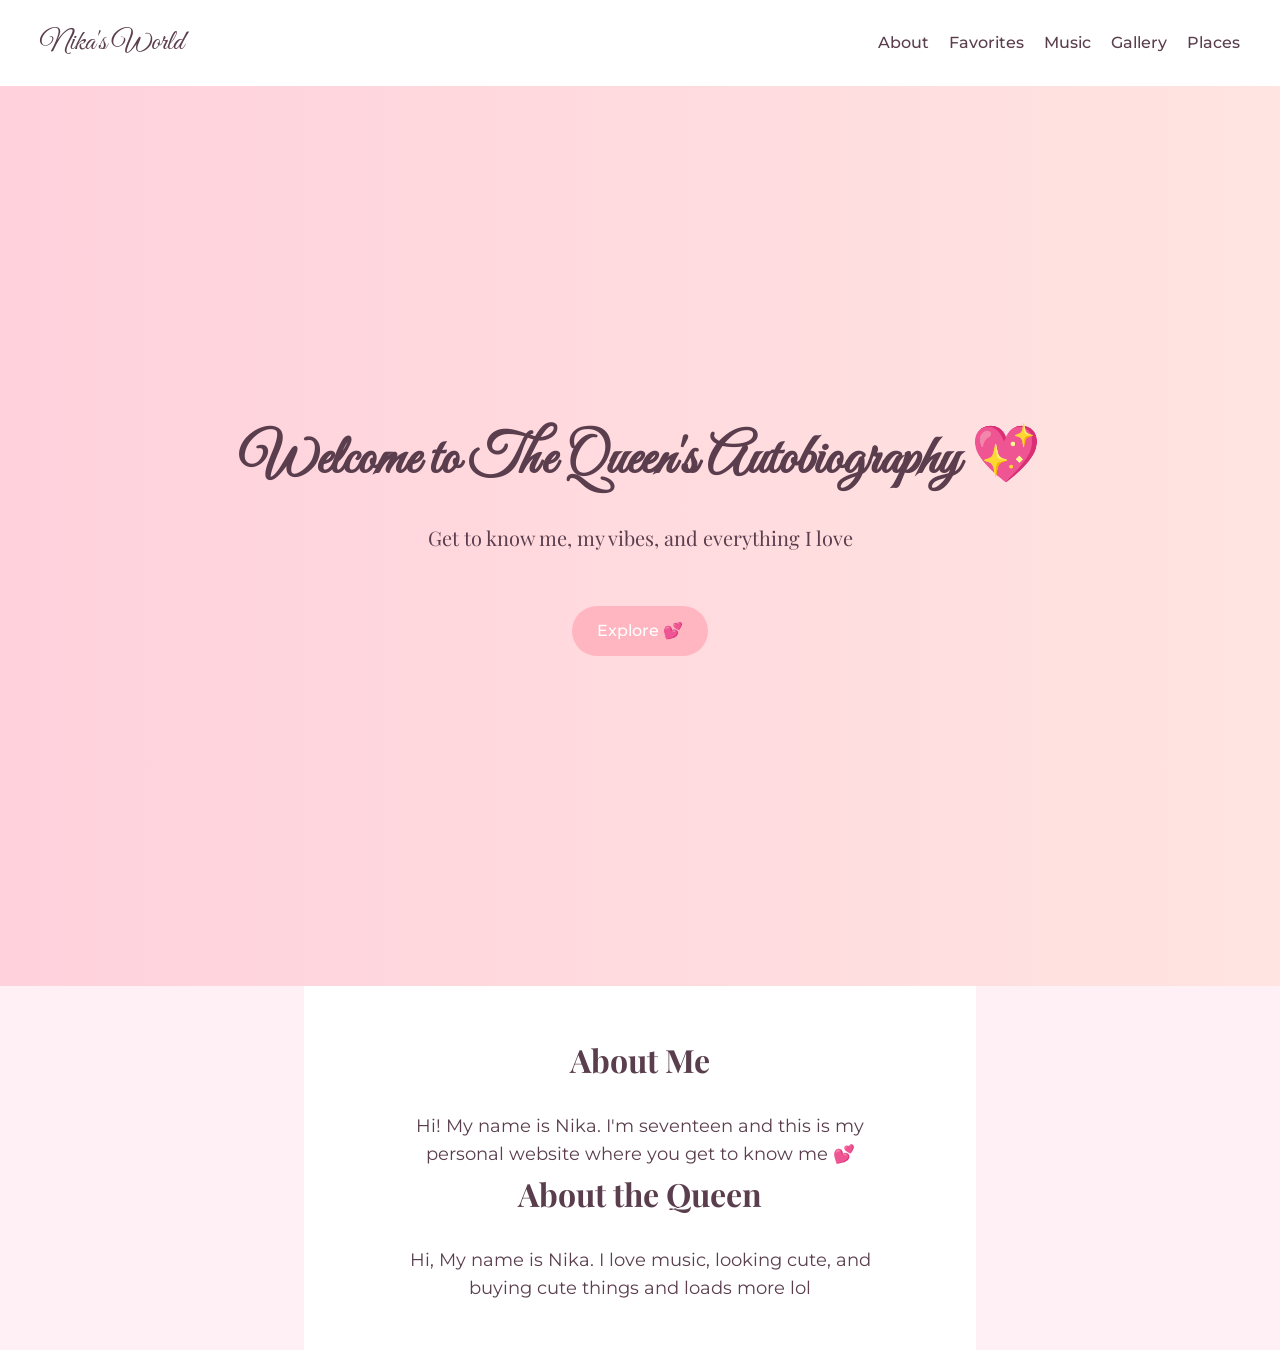
<file: index.html>
<!DOCTYPE html>
<html lang="en">
<head>
    <meta charset="UTF-8">
    <meta name="viewport" content="width=device-width, initial-scale=1.0">
    <title>Nika's World</title>
    <link rel="stylesheet" href="style.css">
    <link href="https://fonts.googleapis.com/css2?family=Great+Vibes&family=Playfair+Display&family=Montserrat&display=swap" rel="stylesheet">
</head>
<body>
    <nav class="navbar">
        <div class="logo">Nika's World</div>
        <ul>
            <li><a href="#about">About</a></li>
            <li><a href="favorites.html">Favorites</a></li>
            <li><a href="favorites.html#music">Music</a></li>
            <li><a href="favorites.html#gallery">Gallery</a></li>
            <li><a href="favorites.html#places">Places</a></li>
        </ul>
    </nav>
    <section class="hero">
        <h1>Welcome to The Queen's Autobiography 💖</h1>
        <p>Get to know me, my vibes, and everything I love</p>
        <a href="#about" class="btn">Explore 💕</a>
    </section>
    <section id="about" class="about">
        <h2>About Me</h2>
        <p>Hi! My name is Nika. I'm seventeen and this is my personal website where you get to know me 💕</p>
        <h2>About the Queen</h2>
        <p>Hi, My name is Nika. I love music, looking cute, and buying cute things and loads more lol</p>
    </section>
</body>
</html>
</file>
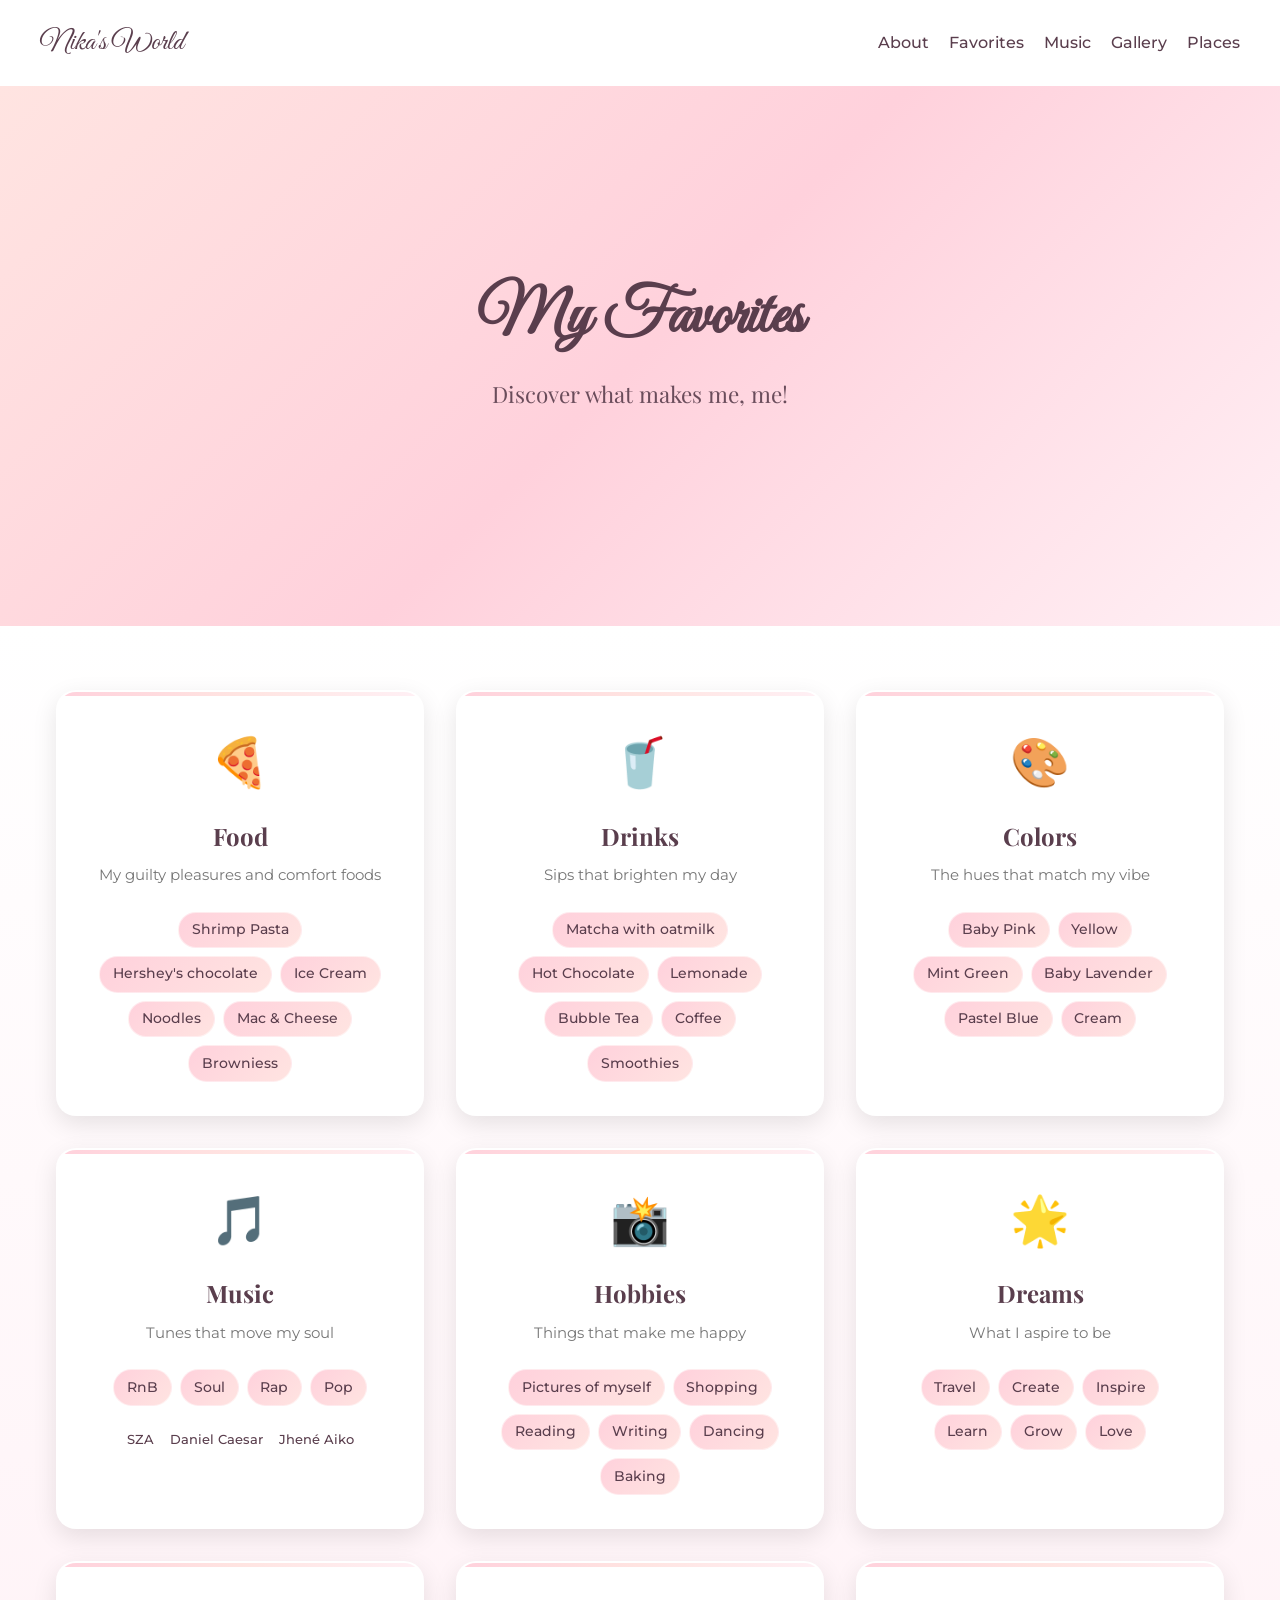
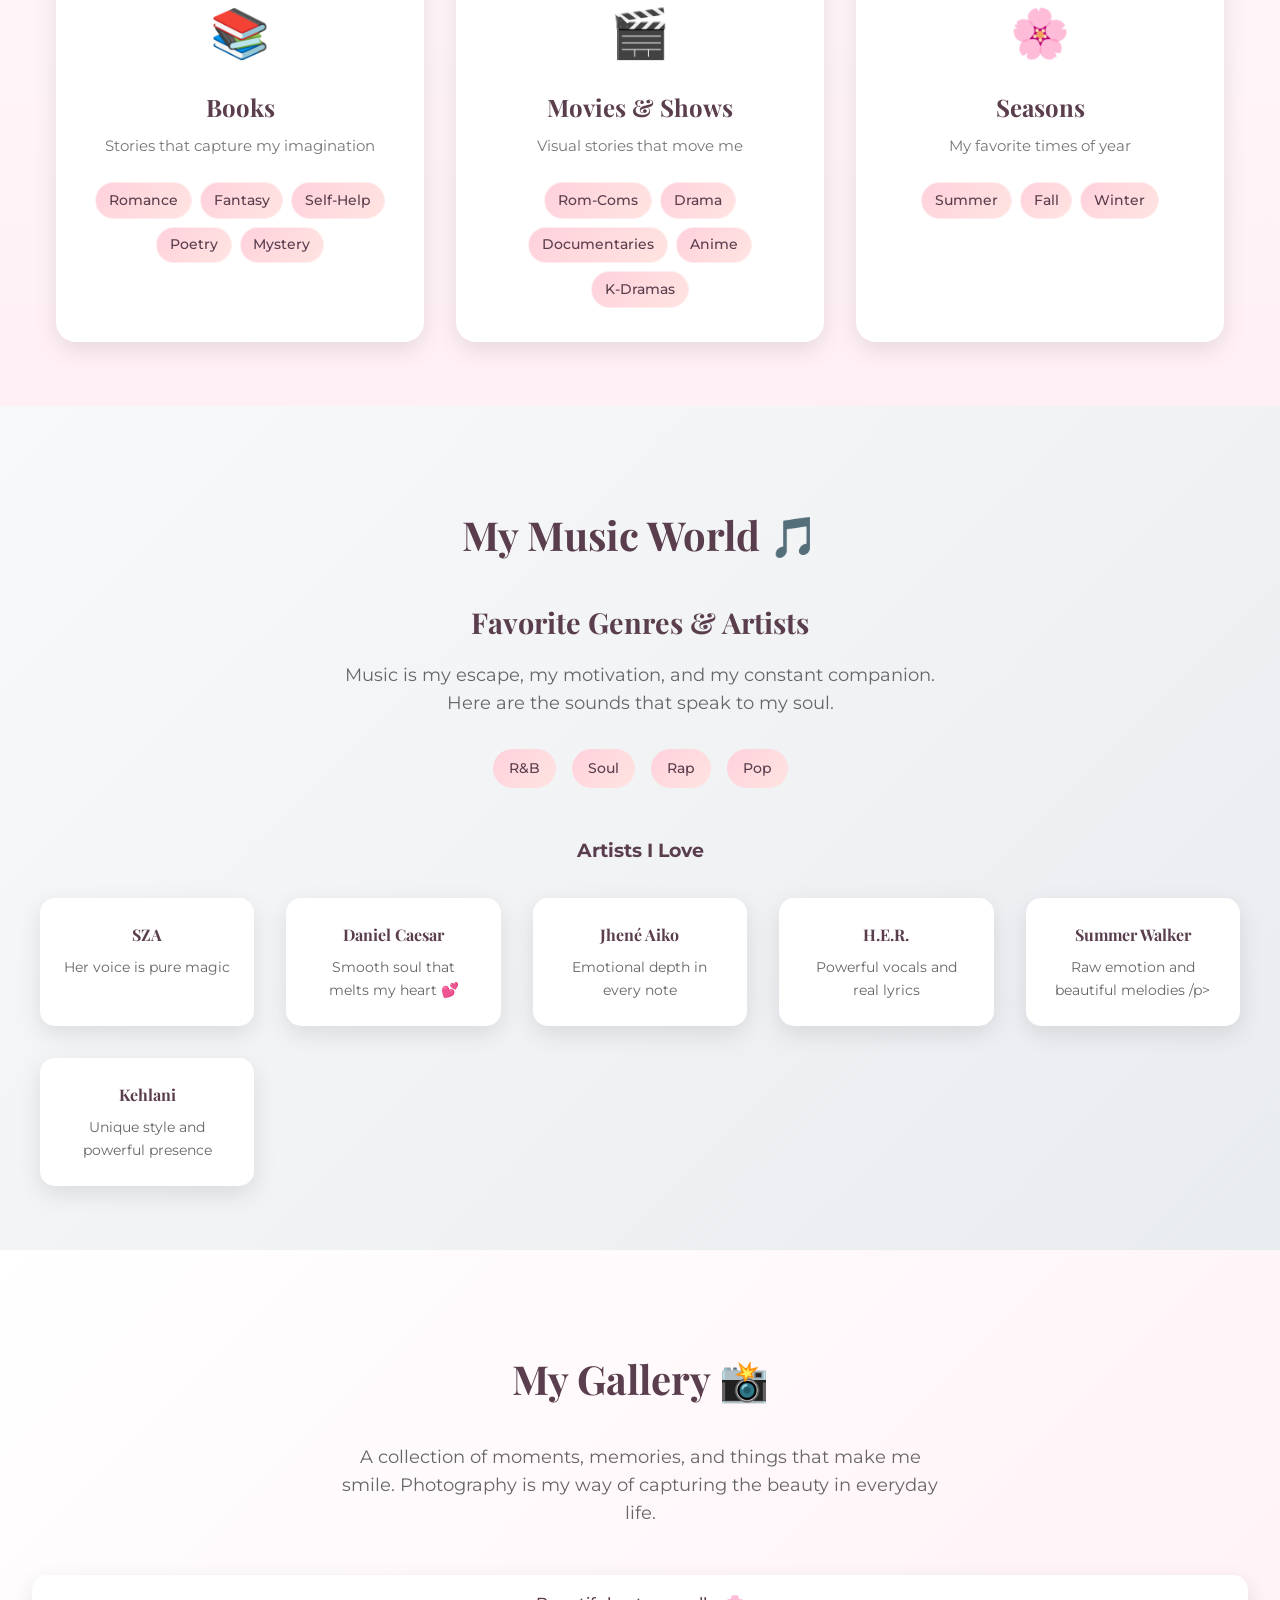
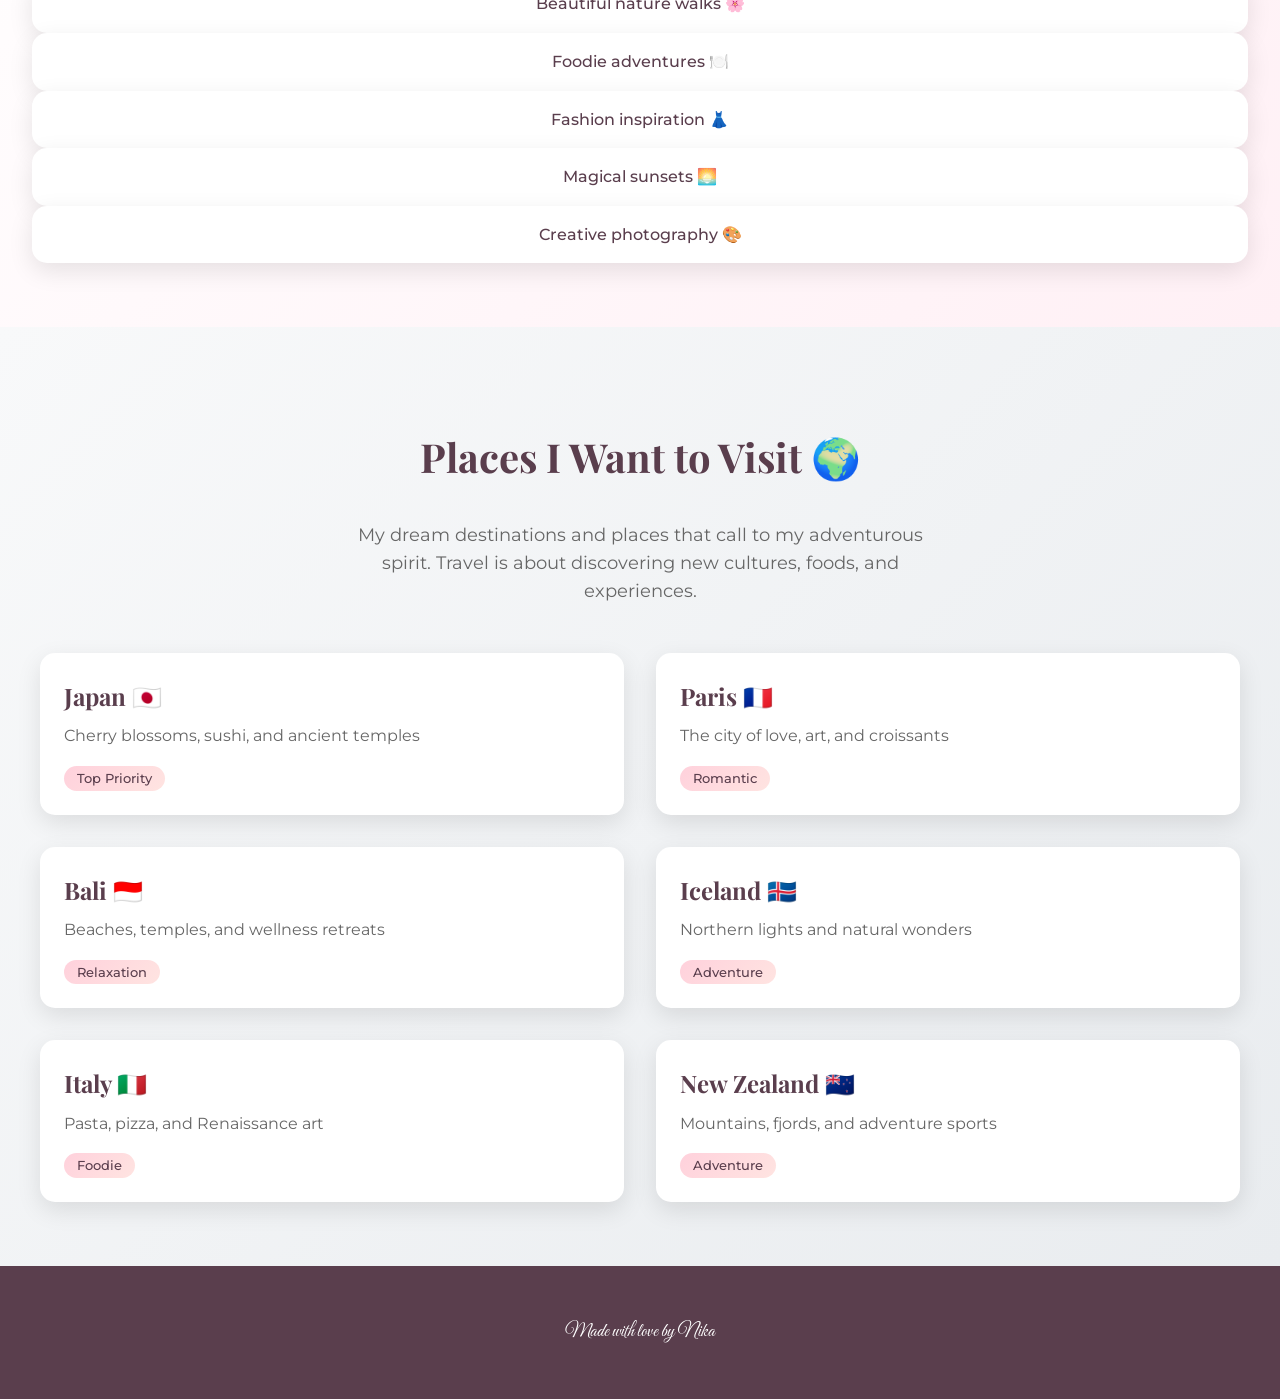
<file: favorites.html>
<!DOCTYPE html>
<html lang="en">
<head>
    <meta charset="UTF-8">
    <meta name="viewport" content="width=device-width, initial-scale=1.0">
    <title>My Favorites - Nika's World</title>
    <link rel="stylesheet" href="style.css">
    <link href="https://fonts.googleapis.com/css2?family=Great+Vibes&family=Playfair+Display&family=Montserrat&display=swap" rel="stylesheet">
</head>
<body>
    <nav class="navbar">
        <div class="logo"><a href="index.html" style="text-decoration: none; color: inherit;">Nika's World</a></div>
        <ul>
            <li><a href="index.html#about">About</a></li>
            <li><a href="favorites.html">Favorites</a></li>
            <li><a href="favorites.html#music">Music</a></li>
            <li><a href="favorites.html#gallery">Gallery</a></li>
            <li><a href="favorites.html#places">Places</a></li>
        </ul>
    </nav>

    <section class="hero favorites-hero">
        <h1>My Favorites </h1>
        <p>Discover what makes me, me!</p>
    </section>

    <section class="categories">
        <div class="category-grid">
            <div class="category-card">
                <div class="category-icon">🍕</div>
                <h3>Food</h3>
                <p>My guilty pleasures and comfort foods</p>
                <div class="favorites-list">
                    <span class="favorite-item">Shrimp Pasta</span>
                    <span class="favorite-item">Hershey's chocolate</span>
                    <span class="favorite-item">Ice Cream</span>
                    <span class="favorite-item">Noodles</span>
                    <span class="favorite-item">Mac & Cheese</span>
                    <span class="favorite-item">Browniess</span>
                </div>
            </div>

            <div class="category-card">
                <div class="category-icon">🥤</div>
                <h3>Drinks</h3>
                <p>Sips that brighten my day</p>
                <div class="favorites-list">
                    <span class="favorite-item">Matcha with oatmilk</span>
                    <span class="favorite-item">Hot Chocolate</span>
                    <span class="favorite-item">Lemonade</span>
                    <span class="favorite-item">Bubble Tea</span>
                    <span class="favorite-item">Coffee</span>
                    <span class="favorite-item">Smoothies</span>
                </div>
            </div>

            <div class="category-card">
                <div class="category-icon">🎨</div>
                <h3>Colors</h3>
                <p>The hues that match my vibe</p>
                <div class="favorites-list">
                    <span class="favorite-item">Baby Pink</span>
                    <span class="favorite-item">Yellow</span>
                    <span class="favorite-item">Mint Green</span>
                    <span class="favorite-item"> Baby Lavender</span>
                    <span class="favorite-item">Pastel Blue</span>
                    <span class="favorite-item">Cream</span>
                </div>
            </div>

            <div class="category-card">
                <div class="category-icon">🎵</div>
                <h3>Music</h3>
                <p>Tunes that move my soul</p>
                <div class="artists-section">
                    <div class="favorites-list">
                        <span class="favorite-item">RnB</span>
                        <span class="favorite-item">Soul</span>
                        <span class="favorite-item">Rap</span>
                        <span class="favorite-item">Pop</span>
                    </div>
                    <div class="artist-images">
                        <div class="artist">
                            <p>SZA</p>
                        </div>
                        <div class="artist">
                            <p>Daniel Caesar</p>
                        </div>
                        <div class="artist">
                            <p>Jhené Aiko</p>
                        </div>
                    </div>
                </div>
            </div>

            <div class="category-card">
                <div class="category-icon">📸</div>
                <h3>Hobbies</h3>
                <p>Things that make me happy</p>
                <div class="favorites-list">
                    <span class="favorite-item">Pictures of myself</span>
                    <span class="favorite-item">Shopping</span>
                    <span class="favorite-item">Reading</span>
                    <span class="favorite-item">Writing</span>
                    <span class="favorite-item">Dancing</span>
                    <span class="favorite-item">Baking</span>
                </div>
            </div>

            <div class="category-card">
                <div class="category-icon">🌟</div>
                <h3>Dreams</h3>
                <p>What I aspire to be</p>
                <div class="favorites-list">
                    <span class="favorite-item">Travel</span>
                    <span class="favorite-item">Create</span>
                    <span class="favorite-item">Inspire</span>
                    <span class="favorite-item">Learn</span>
                    <span class="favorite-item">Grow</span>
                    <span class="favorite-item">Love</span>
                </div>
            </div>

            <div class="category-card">
                <div class="category-icon">📚</div>
                <h3>Books</h3>
                <p>Stories that capture my imagination</p>
                <div class="favorites-list">
                    <span class="favorite-item">Romance</span>
                    <span class="favorite-item">Fantasy</span>
                    <span class="favorite-item">Self-Help</span>
                    <span class="favorite-item">Poetry</span>
                    <span class="favorite-item">Mystery</span>

                </div>
            </div>

            <div class="category-card">
                <div class="category-icon">🎬</div>
                <h3>Movies & Shows</h3>
                <p>Visual stories that move me</p>
                <div class="favorites-list">
                    <span class="favorite-item">Rom-Coms</span>
                    <span class="favorite-item">Drama</span>
                    <span class="favorite-item">Documentaries</span>
                    <span class="favorite-item">Anime</span>
                    <span class="favorite-item">K-Dramas</span>
                </div>
            </div>

            <div class="category-card">
                <div class="category-icon">🌸</div>
                <h3>Seasons</h3>
                <p>My favorite times of year</p>
                <div class="favorites-list">
                    <span class="favorite-item">Summer</span>
                    <span class="favorite-item">Fall</span>
                    <span class="favorite-item">Winter</span>
                </div>
            </div>
        </div>
    </section>

    <section id="music" class="music-section">
        <h2>My Music World 🎵</h2>
        <div class="music-content">
            <div class="music-description">
                <h3>Favorite Genres & Artists</h3>
                <p>Music is my escape, my motivation, and my constant companion. Here are the sounds that speak to my soul.</p>
                <div class="music-genres">
                    <span class="genre-tag">R&B</span>
                    <span class="genre-tag">Soul</span>
                    <span class="genre-tag">Rap</span>
                    <span class="genre-tag">Pop</span>
                </div>
            </div>
            <div class="music-artists">
                <h3>Artists I Love</h3>
                <div class="artists-grid">
                    <div class="artist-card">
                        <h4>SZA</h4>
                        <p>Her voice is pure magic</p>
                    </div>
                    <div class="artist-card">
                        <h4>Daniel Caesar</h4>
                        <p>Smooth soul that melts my heart 💕</p>
                    </div>
                    <div class="artist-card">

                        <h4>Jhené Aiko</h4>
                        <p>Emotional depth in every note </p>
                    </div>
                    <div class="artist-card">
                        <h4>H.E.R.</h4>
                        <p>Powerful vocals and real lyrics</p>
                    </div>
                    <div class="artist-card">

                        <h4>Summer Walker</h4>
                        <p>Raw emotion and beautiful melodies /p>
                    </div>
                    <div class="artist-card">
                        <h4>Kehlani</h4>
                        <p>Unique style and powerful presence </p>
                    </div>
                </div>
            </div>
        </div>
    </section>

    <section id="gallery" class="gallery-section">
        <h2>My Gallery 📸</h2>
        <div class="gallery-description">
            <p>A collection of moments, memories, and things that make me smile. Photography is my way of capturing the beauty in everyday life.</p>
        </div>
        <div class="gallery-grid">
            </div>
            <div class="gallery-item">
                <p class="gallery-caption">Beautiful nature walks 🌸</p>
            </div>
            <div class="gallery-item">
                <p class="gallery-caption">Foodie adventures 🍽️</p>
            </div>
            <div class="gallery-item">
                <p class="gallery-caption">Fashion inspiration 👗</p>
            </div>
            <div class="gallery-item">
                <p class="gallery-caption">Magical sunsets 🌅</p>
            </div>
            <div class="gallery-item">
                <p class="gallery-caption">Creative photography 🎨</p>
            </div>
        </div>
    </section>

    <section id="places" class="places-section">
        <h2>Places I Want to Visit 🌍</h2>
        <div class="places-description">
            <p>My dream destinations and places that call to my adventurous spirit. Travel is about discovering new cultures, foods, and experiences.</p>
        </div>
        <div class="places-grid">
            <div class="place-card">
                <div class="place-info">
                    <h3>Japan 🇯🇵</h3>
                    <p>Cherry blossoms, sushi, and ancient temples</p>
                    <span class="place-tag">Top Priority</span>
                </div>
            </div>
            <div class="place-card">
                <div class="place-info">
                    <h3>Paris 🇫🇷</h3>
                    <p>The city of love, art, and croissants</p>
                    <span class="place-tag">Romantic</span>
                </div>
            </div>
            <div class="place-card">
                <div class="place-info">
                    <h3>Bali 🇮🇩</h3>
                    <p>Beaches, temples, and wellness retreats</p>
                    <span class="place-tag">Relaxation</span>
                </div>
            </div>
            <div class="place-card">
                <div class="place-info">
                    <h3>Iceland 🇮🇸</h3>
                    <p>Northern lights and natural wonders</p>
                    <span class="place-tag">Adventure</span>
                </div>
            </div>
            <div class="place-card">
                <div class="place-info">
                    <h3>Italy 🇮🇹</h3>
                    <p>Pasta, pizza, and Renaissance art</p>
                    <span class="place-tag">Foodie</span>
                </div>
            </div>
            <div class="place-card">
                <div class="place-info">
                    <h3>New Zealand 🇳🇿</h3>
                    <p>Mountains, fjords, and adventure sports</p>
                    <span class="place-tag">Adventure</span>
                </div>
            </div>
        </div>
    </section>

    <footer class="footer">
        <p>Made with love by Nika</p>
    </footer>
</body>
</html>
</file>
<file: style.css>
*,
*::before,
*::after {
    box-sizing: border-box;
}

body {
    margin: 0;
    font-family: 'Montserrat', sans-serif;
    background-color: #fff0f5;
    color: #5a3e4d;
    line-height: 1.6;
    min-height: 100vh;
}

.navbar {
    display: flex;
    justify-content: space-between;
    align-items: center;
    padding: 20px 40px;
    background-color: white;
    box-shadow: 0 2px 4px rgba(0,0,0,0.1);
}

.logo {
    font-family: 'Great Vibes', cursive;
    font-size: 1.8rem;
}

.navbar ul {
    list-style: none;
    display: flex;
    gap: 20px;
    margin: 0;
    padding: 0;
}

.navbar a {
    text-decoration: none;
    color: #5a3e4d;
    font-weight: 500;
    transition: color 0.3s ease;
}

.navbar a:hover {
    color: #ffd1dc;
}

.hero {
    min-height: 100vh;
    padding: 2rem;
    background: linear-gradient(to right, #ffd1dc, #ffe4e1);
    display: flex;
    flex-direction: column;
    justify-content: center;
    align-items: center;
    text-align: center;
}

.hero h1 {
    font-size: clamp(2rem, 5vw, 3.5rem);
    font-family: 'Great Vibes', cursive;
    margin: 0 0 1rem;
}

.hero p {
    font-size: clamp(1rem, 2vw, 1.25rem);
    font-family: 'Playfair Display', serif;
    max-width: 40rem;
    margin: 0 0 2rem;
}

.btn {
    display: inline-block;
    padding: 12px 24px;
    background-color: #5a3e4d;
    color: white;
    text-decoration: none;
    border-radius: 25px;
    font-family: 'Montserrat', sans-serif;
    font-weight: 500;
    transition: background-color 0.3s ease;
}

.btn:hover {
    background-color: #4a2e3d;
}

.about {
    padding: 3rem 1.5rem;
    text-align: center;
    max-width: 42rem;
    margin: 0 auto;
    background-color: #fff;
}

.about h2 {
    font-family: 'Playfair Display', serif;
    font-size: 2rem;
    margin-top: 0;
    color: #5a3e4d;
}

.about p {
    margin: 1rem auto 0;
    font-size: 1.1rem;
    max-width: 500px;
}

.favorites {
    padding: 3rem 1.5rem;
    text-align: center;
    background-color: #ffe4e1;
}

.favorites h2 {
    font-family: 'Playfair Display', serif;
    font-size: 2rem;
    margin-bottom: 2rem;
    color: #5a3e4d;
}

.cards {
    display: flex;
    justify-content: center;
    gap: 2rem;
    flex-wrap: wrap;
}

.card {
    background-color: white;
    padding: 2rem;
    border-radius: 10px;
    box-shadow: 0 4px 6px rgba(0,0,0,0.1);
    font-size: 1.5rem;
    transition: transform 0.3s ease;
}

.card:hover {
    transform: translateY(-5px);
}

.favorites-hero {
    background: linear-gradient(135deg, #ffe4e1, #ffd1dc, #fff0f5);
    min-height: 60vh;
}

.favorites-hero h1 {
    font-size: clamp(2.5rem, 6vw, 4rem);
    margin-bottom: 0.5rem;
}

.favorites-hero p {
    font-size: clamp(1.1rem, 2.5vw, 1.4rem);
    opacity: 0.9;
}

.categories {
    padding: 4rem 2rem;
    background: linear-gradient(to bottom, #fff 0%, #fff0f5 100%);
    min-height: 100vh;
}

.category-grid {
    max-width: 1200px;
    margin: 0 auto;
    display: grid;
    grid-template-columns: repeat(auto-fit, minmax(300px, 1fr));
    gap: 2rem;
    padding: 0 1rem;
}

.category-card {
    background: white;
    border-radius: 20px;
    padding: 2rem;
    text-align: center;
    box-shadow: 0 8px 25px rgba(0,0,0,0.1);
    transition: all 0.3s ease;
    border: 2px solid transparent;
    position: relative;
    overflow: hidden;
}

.category-card::before {
    content: '';
    position: absolute;
    top: 0;
    left: 0;
    right: 0;
    height: 4px;
    background: linear-gradient(90deg, #ffd1dc, #ffe4e1, #fff0f5);
}

.category-card:hover {
    transform: translateY(-8px);
    box-shadow: 0 15px 35px rgba(0,0,0,0.15);
    border-color: #ffd1dc;
}

.category-icon {
    font-size: 3rem;
    margin-bottom: 1rem;
    display: block;
}

.category-card h3 {
    font-family: 'Playfair Display', serif;
    font-size: 1.5rem;
    margin: 0 0 0.5rem;
    color: #5a3e4d;
}

.category-card p {
    color: #777;
    margin: 0 0 1.5rem;
    font-size: 0.95rem;
}

.favorites-list {
    display: flex;
    flex-wrap: wrap;
    gap: 0.5rem;
    justify-content: center;
}

.favorite-item {
    background: linear-gradient(135deg, #ffd1dc, #ffe4e1);
    color: #5a3e4d;
    padding: 0.4rem 0.8rem;
    border-radius: 20px;
    font-size: 0.85rem;
    font-weight: 500;
    border: 1px solid rgba(255,255,255,0.5);
    transition: all 0.2s ease;
}

.favorite-item:hover {
    background: linear-gradient(135deg, #ffe4e1, #fff0f5);
    transform: scale(1.05);
}

.footer {
    background: #5a3e4d;
    color: white;
    text-align: center;
    padding: 2rem;
    font-family: 'Great Vibes', cursive;
    font-size: 1.2rem;
}

.artists-section {
    margin-top: 1.5rem;
}

.artist-images {
    display: flex;
    justify-content: center;
    gap: 1rem;
    margin-top: 1rem;
    flex-wrap: wrap;
}

.artist {
    text-align: center;
    flex: 0 0 auto;
}

.artist-img {
    width: 60px;
    height: 60px;
    border-radius: 50%;
    object-fit: cover;
    border: 3px solid #ffd1dc;
    transition: transform 0.3s ease;
}

.artist-img:hover {
    transform: scale(1.1);
}

.artist p {
    margin: 0.5rem 0 0;
    font-size: 0.8rem;
    font-weight: 500;
    color: #5a3e4d;
}

/* Music Section */
.music-section {
    padding: 4rem 2rem;
    background: linear-gradient(135deg, #f8f9fa 0%, #e9ecef 100%);
    text-align: center;
}

.music-section h2 {
    font-family: 'Playfair Display', serif;
    font-size: 2.5rem;
    color: #5a3e4d;
    margin-bottom: 2rem;
}

.music-content {
    max-width: 1200px;
    margin: 0 auto;
}

.music-description {
    margin-bottom: 3rem;
}

.music-description h3 {
    font-family: 'Playfair Display', serif;
    font-size: 1.8rem;
    color: #5a3e4d;
    margin-bottom: 1rem;
}

.music-description p {
    font-size: 1.1rem;
    color: #666;
    max-width: 600px;
    margin: 0 auto 2rem;
}

.music-genres {
    display: flex;
    justify-content: center;
    gap: 1rem;
    flex-wrap: wrap;
}

.genre-tag {
    background: linear-gradient(135deg, #ffd1dc, #ffe4e1);
    color: #5a3e4d;
    padding: 0.5rem 1rem;
    border-radius: 25px;
    font-weight: 500;
    font-size: 0.9rem;
}

.artists-grid {
    display: grid;
    grid-template-columns: repeat(auto-fit, minmax(200px, 1fr));
    gap: 2rem;
    margin-top: 2rem;
}

.artist-card {
    background: white;
    border-radius: 15px;
    padding: 1.5rem;
    text-align: center;
    box-shadow: 0 8px 25px rgba(0,0,0,0.1);
    transition: transform 0.3s ease;
}

.artist-card:hover {
    transform: translateY(-5px);
}

.artist-photo {
    width: 120px;
    height: 120px;
    border-radius: 50%;
    object-fit: cover;
    border: 4px solid #ffd1dc;
    margin-bottom: 1rem;
}

.artist-card h4 {
    font-family: 'Playfair Display', serif;
    color: #5a3e4d;
    margin: 0 0 0.5rem;
}

.artist-card p {
    color: #666;
    font-size: 0.9rem;
    margin: 0;
}

/* Gallery Section */
.gallery-section {
    padding: 4rem 2rem;
    background: linear-gradient(135deg, #fff 0%, #fff0f5 100%);
    text-align: center;
}

.gallery-section h2 {
    font-family: 'Playfair Display', serif;
    font-size: 2.5rem;
    color: #5a3e4d;
    margin-bottom: 2rem;
}

.gallery-description {
    max-width: 600px;
    margin: 0 auto 3rem;
}

.gallery-description p {
    font-size: 1.1rem;
    color: #666;
}

.gallery-grid {
    display: grid;
    grid-template-columns: repeat(auto-fit, minmax(300px, 1fr));
    gap: 2rem;
    max-width: 1200px;
    margin: 0 auto;
}

.gallery-item {
    background: white;
    border-radius: 15px;
    overflow: hidden;
    box-shadow: 0 8px 25px rgba(0,0,0,0.1);
    transition: transform 0.3s ease;
}

.gallery-item:hover {
    transform: translateY(-5px);
}

.gallery-img {
    width: 100%;
    height: 250px;
    object-fit: cover;
}

.gallery-caption {
    padding: 1rem;
    margin: 0;
    font-weight: 500;
    color: #5a3e4d;
}

/* Places Section */
.places-section {
    padding: 4rem 2rem;
    background: linear-gradient(135deg, #f8f9fa 0%, #e9ecef 100%);
    text-align: center;
}

.places-section h2 {
    font-family: 'Playfair Display', serif;
    font-size: 2.5rem;
    color: #5a3e4d;
    margin-bottom: 2rem;
}

.places-description {
    max-width: 600px;
    margin: 0 auto 3rem;
}

.places-description p {
    font-size: 1.1rem;
    color: #666;
}

.places-grid {
    display: grid;
    grid-template-columns: repeat(auto-fit, minmax(400px, 1fr));
    gap: 2rem;
    max-width: 1200px;
    margin: 0 auto;
}

.place-card {
    background: white;
    border-radius: 15px;
    overflow: hidden;
    box-shadow: 0 8px 25px rgba(0,0,0,0.1);
    transition: transform 0.3s ease;
}

.place-card:hover {
    transform: translateY(-5px);
}

.place-img {
    width: 100%;
    height: 200px;
    object-fit: cover;
}

.place-info {
    padding: 1.5rem;
    text-align: left;
}

.place-info h3 {
    font-family: 'Playfair Display', serif;
    color: #5a3e4d;
    margin: 0 0 0.5rem;
    font-size: 1.5rem;
}

.place-info p {
    color: #666;
    margin: 0 0 1rem;
    font-size: 1rem;
}

.place-tag {
    background: linear-gradient(135deg, #ffd1dc, #ffe4e1);
    color: #5a3e4d;
    padding: 0.3rem 0.8rem;
    border-radius: 15px;
    font-size: 0.8rem;
    font-weight: 500;
}
    font-family: 'Montserrat', sans-serif;
    transition: 0.3s;
}

.navbar a:hover {
    color: #ff69b4;
}.btn {
    margin-top: 20px;
    padding: 12px 25px;
    background-color: #ffb6c1;
    color: white;
    text-decoration: none;
    border-radius: 25px;
    font-family: 'Montserrat', sans-serif;
    transition: 0.3s;
}

.btn:hover {
    background-color: #ff69b4;
}
</file>
